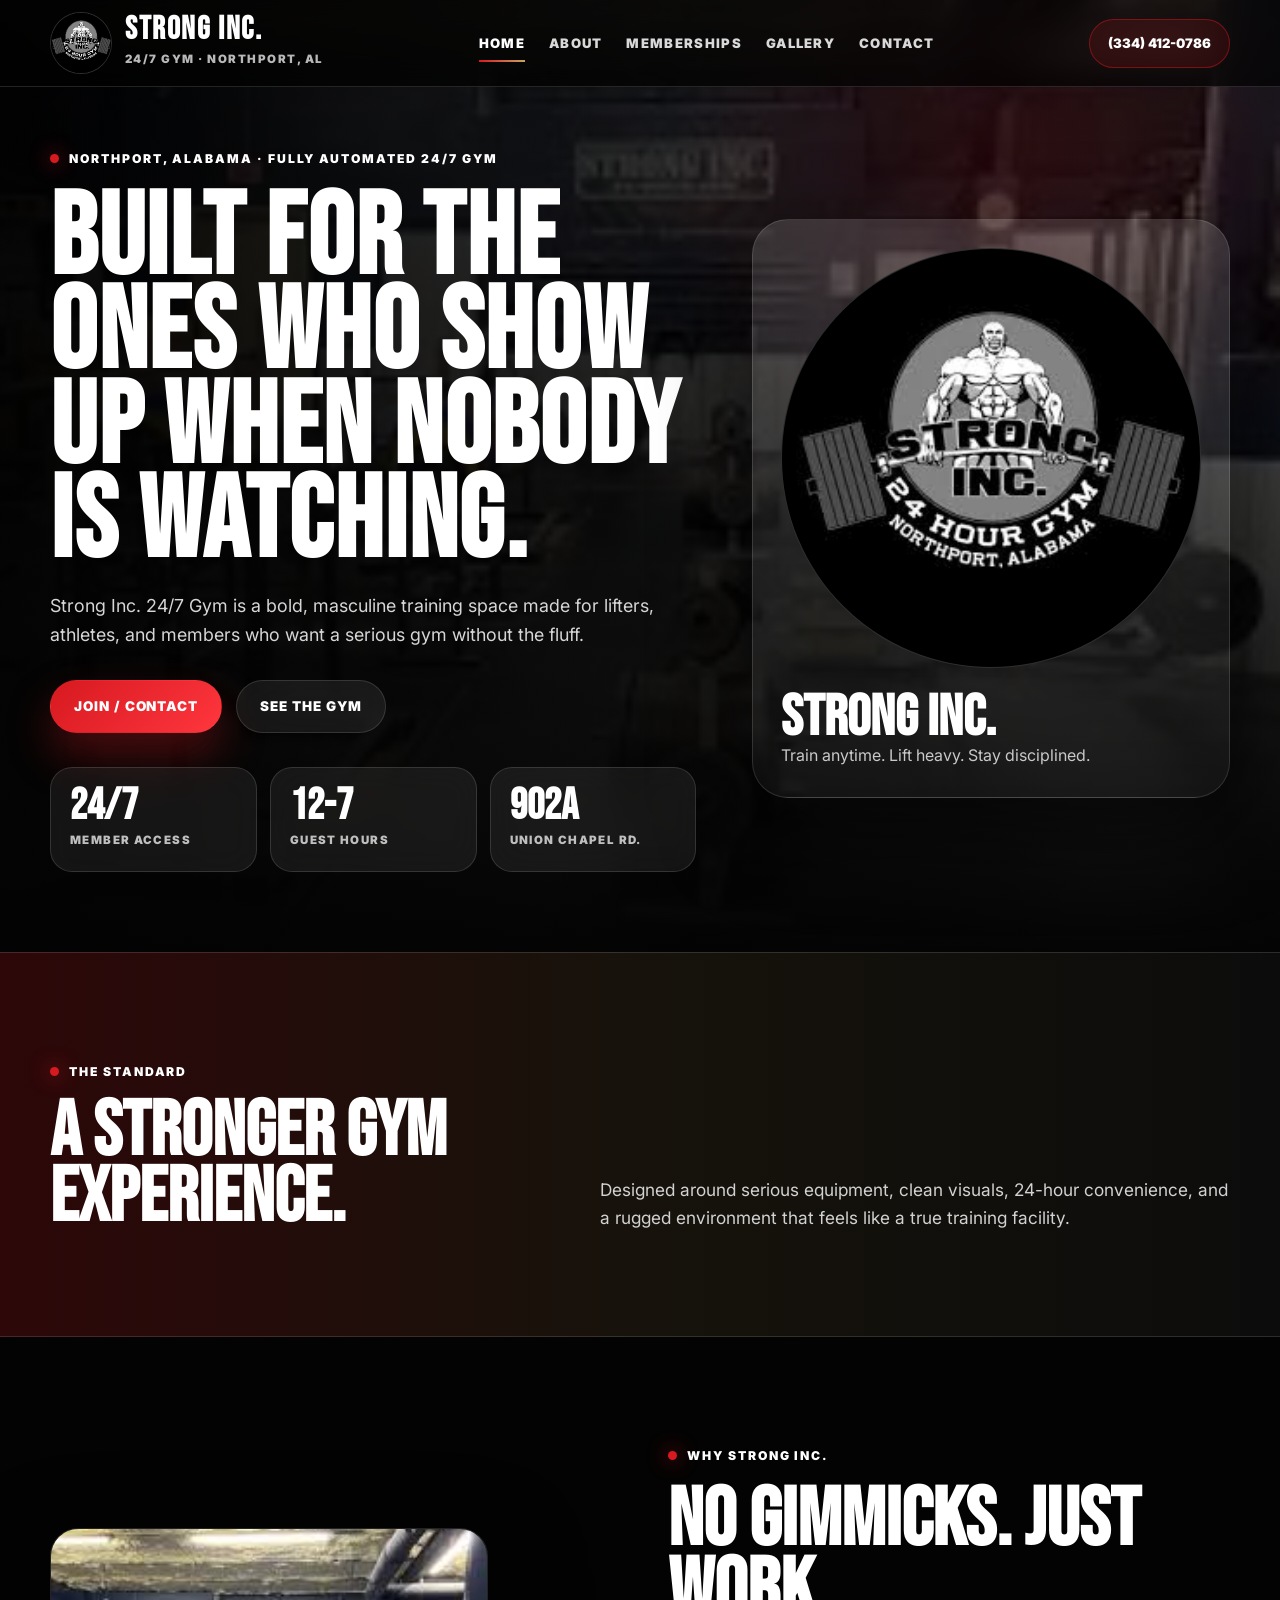
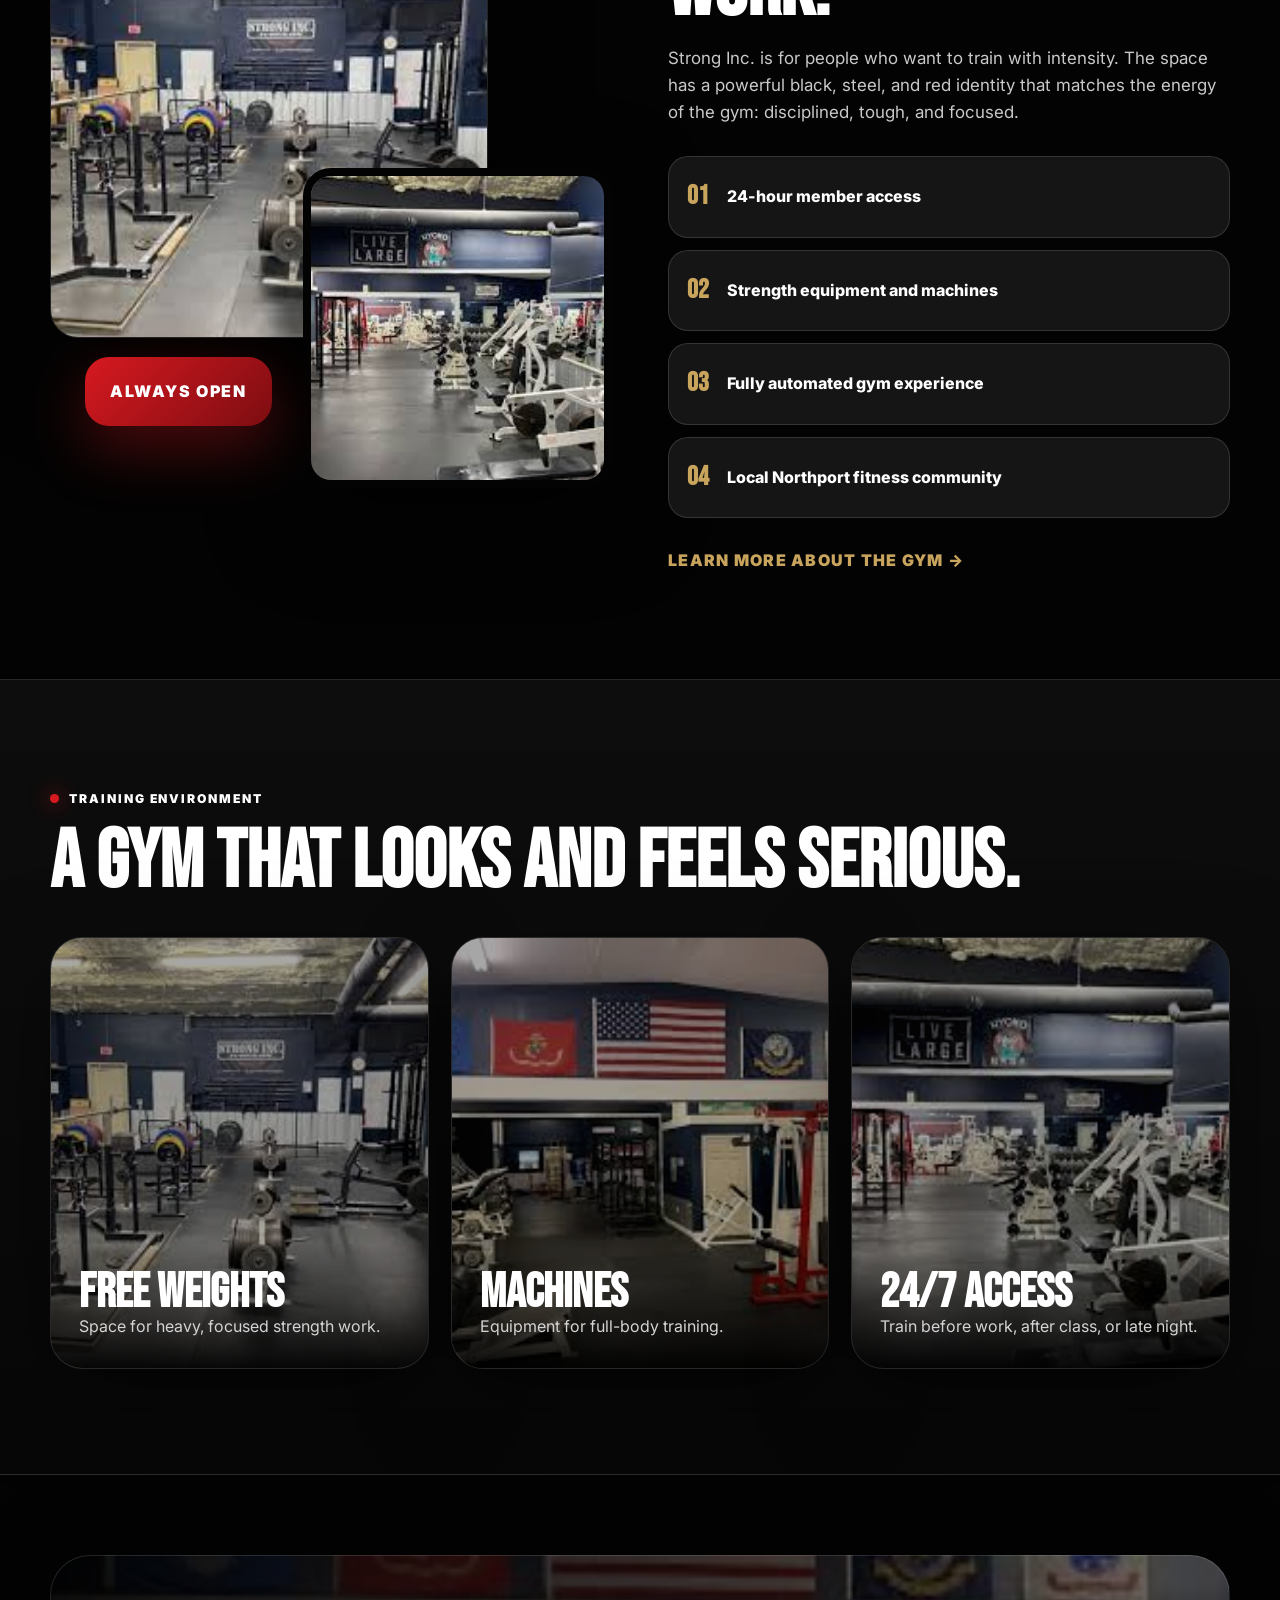
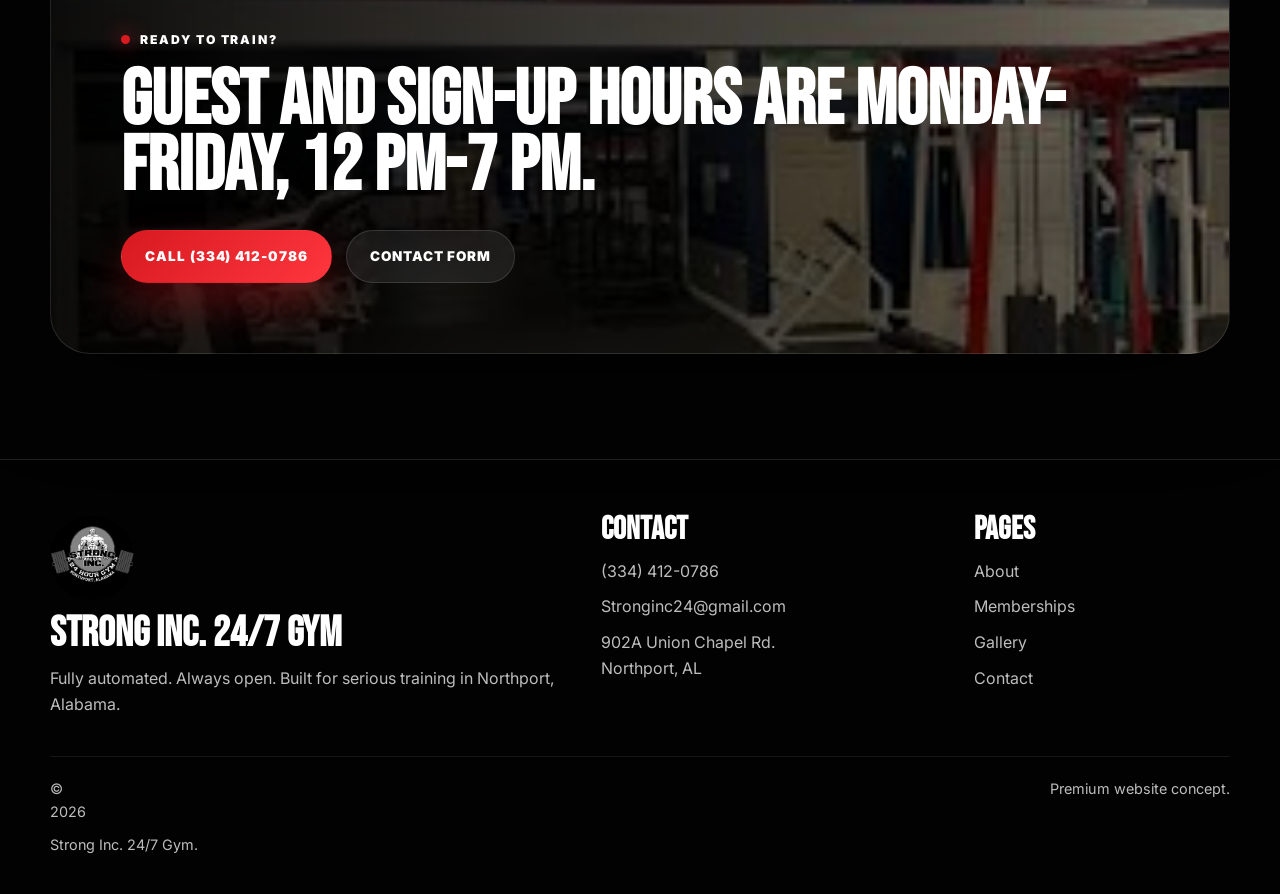
<file: index.html>
<!DOCTYPE html>
<html lang="en">
<head>
  <meta charset="UTF-8">
  <meta name="viewport" content="width=device-width, initial-scale=1.0">
  <title>Strong Inc. 24/7 Gym | Luxury Strength Gym in Northport, AL</title>
  <meta name="description" content="Strong Inc. 24/7 Gym is a fully automated, always-open gym in Northport, Alabama. Guest and sign-up hours are Monday-Friday from 12-7.">
  <link rel="preconnect" href="https://fonts.googleapis.com">
  <link rel="preconnect" href="https://fonts.gstatic.com" crossorigin>
  <link href="https://fonts.googleapis.com/css2?family=Bebas+Neue&family=Inter:wght@400;500;600;700;800;900&display=swap" rel="stylesheet">
  <link rel="stylesheet" href="style.css">
</head>
<body>
  <div class="noise"></div>

  <header class="site-header">
    <div class="container nav">
      <a class="brand" href="index.html">
        <img src="assets/images.jpg" alt="Strong Inc. 24/7 Gym logo">
        <div>
          <strong>Strong Inc.</strong>
          <span>24/7 Gym · Northport, AL</span>
        </div>
      </a>

      <nav class="nav-links" id="navLinks">
        <a class="active" href="index.html">Home</a>
<a class="" href="about.html">About</a>
<a class="" href="memberships.html">Memberships</a>
<a class="" href="gallery.html">Gallery</a>
<a class="" href="contact.html">Contact</a>
      </nav>

      <a class="nav-phone" href="tel:3344120786">(334) 412-0786</a>
      <button class="menu-toggle" id="menuToggle">☰</button>
    </div>
  </header>

  <main>
    
<section class="hero hero-home">
  <div class="hero-overlay"></div>
  <div class="container hero-grid">
    <div class="hero-content reveal">
      <p class="kicker">Northport, Alabama · Fully Automated 24/7 Gym</p>
      <h1>Built for the ones who show up when nobody is watching.</h1>
      <p class="hero-subtext">Strong Inc. 24/7 Gym is a bold, masculine training space made for lifters, athletes, and members who want a serious gym without the fluff.</p>
      <div class="hero-buttons">
        <a class="btn btn-red" href="contact.html">Join / Contact</a>
        <a class="btn btn-glass" href="gallery.html">See the Gym</a>
      </div>
      <div class="hero-stats">
        <div><strong>24/7</strong><span>Member Access</span></div>
        <div><strong>12-7</strong><span>Guest Hours</span></div>
        <div><strong>902A</strong><span>Union Chapel Rd.</span></div>
      </div>
    </div>
    <div class="hero-card reveal">
      <img src="assets/images.jpg" alt="Strong Inc. 24/7 Gym logo">
      <div>
        <h3>Strong Inc.</h3>
        <p>Train anytime. Lift heavy. Stay disciplined.</p>
      </div>
    </div>
  </div>
</section>

<section class="section luxury-strip">
  <div class="container strip-grid">
    <div>
      <span class="mini-label">The Standard</span>
      <h2>A stronger gym experience.</h2>
    </div>
    <p>Designed around serious equipment, clean visuals, 24-hour convenience, and a rugged environment that feels like a true training facility.</p>
  </div>
</section>

<section class="section">
  <div class="container split">
    <div class="media-stack reveal">
      <img class="stack-main" src="assets/download-1.jpg" alt="Weightlifting platforms inside Strong Inc.">
      <img class="stack-small" src="assets/download.jpg" alt="Strong Inc. gym machines and flags">
      <div class="floating-badge">Always Open</div>
    </div>
    <div class="reveal">
      <span class="mini-label">Why Strong Inc.</span>
      <h2 class="section-title">No gimmicks. Just work.</h2>
      <p class="section-text">Strong Inc. is for people who want to train with intensity. The space has a powerful black, steel, and red identity that matches the energy of the gym: disciplined, tough, and focused.</p>
      <div class="feature-list">
        <div><b>01</b><span>24-hour member access</span></div>
        <div><b>02</b><span>Strength equipment and machines</span></div>
        <div><b>03</b><span>Fully automated gym experience</span></div>
        <div><b>04</b><span>Local Northport fitness community</span></div>
      </div>
      <a class="text-link" href="about.html">Learn more about the gym →</a>
    </div>
  </div>
</section>

<section class="section dark-panel">
  <div class="container">
    <div class="section-header reveal">
      <span class="mini-label">Training Environment</span>
      <h2 class="section-title">A gym that looks and feels serious.</h2>
    </div>
    <div class="cards-3">
      <article class="image-card reveal">
        <img src="assets/download-1.jpg" alt="Free weight area">
        <div><h3>Free Weights</h3><p>Space for heavy, focused strength work.</p></div>
      </article>
      <article class="image-card reveal">
        <img src="assets/download-2.jpg" alt="Strength equipment">
        <div><h3>Machines</h3><p>Equipment for full-body training.</p></div>
      </article>
      <article class="image-card reveal">
        <img src="assets/download.jpg" alt="Gym floor">
        <div><h3>24/7 Access</h3><p>Train before work, after class, or late night.</p></div>
      </article>
    </div>
  </div>
</section>

<section class="section cta-section">
  <div class="container cta-box reveal">
    <span class="mini-label">Ready to train?</span>
    <h2>Guest and sign-up hours are Monday-Friday, 12 PM-7 PM.</h2>
    <div class="hero-buttons">
      <a class="btn btn-red" href="tel:3344120786">Call (334) 412-0786</a>
      <a class="btn btn-glass" href="contact.html">Contact Form</a>
    </div>
  </div>
</section>

  </main>

  <footer class="footer">
    <div class="container footer-grid">
      <div>
        <img class="footer-logo" src="assets/images.jpg" alt="Strong Inc. logo">
        <h2>Strong Inc. 24/7 Gym</h2>
        <p>Fully automated. Always open. Built for serious training in Northport, Alabama.</p>
      </div>
      <div>
        <h3>Contact</h3>
        <a href="tel:3344120786">(334) 412-0786</a>
        <a href="mailto:Stronginc24@gmail.com">Stronginc24@gmail.com</a>
        <span>902A Union Chapel Rd.<br>Northport, AL</span>
      </div>
      <div>
        <h3>Pages</h3>
        <a href="about.html">About</a>
        <a href="memberships.html">Memberships</a>
        <a href="gallery.html">Gallery</a>
        <a href="contact.html">Contact</a>
      </div>
    </div>
    <div class="container footer-bottom">
      <span>© <span id="year"></span> Strong Inc. 24/7 Gym.</span>
      <span>Premium website concept.</span>
    </div>
  </footer>

  <script src="script.js"></script>
</body>
</html>
</file>
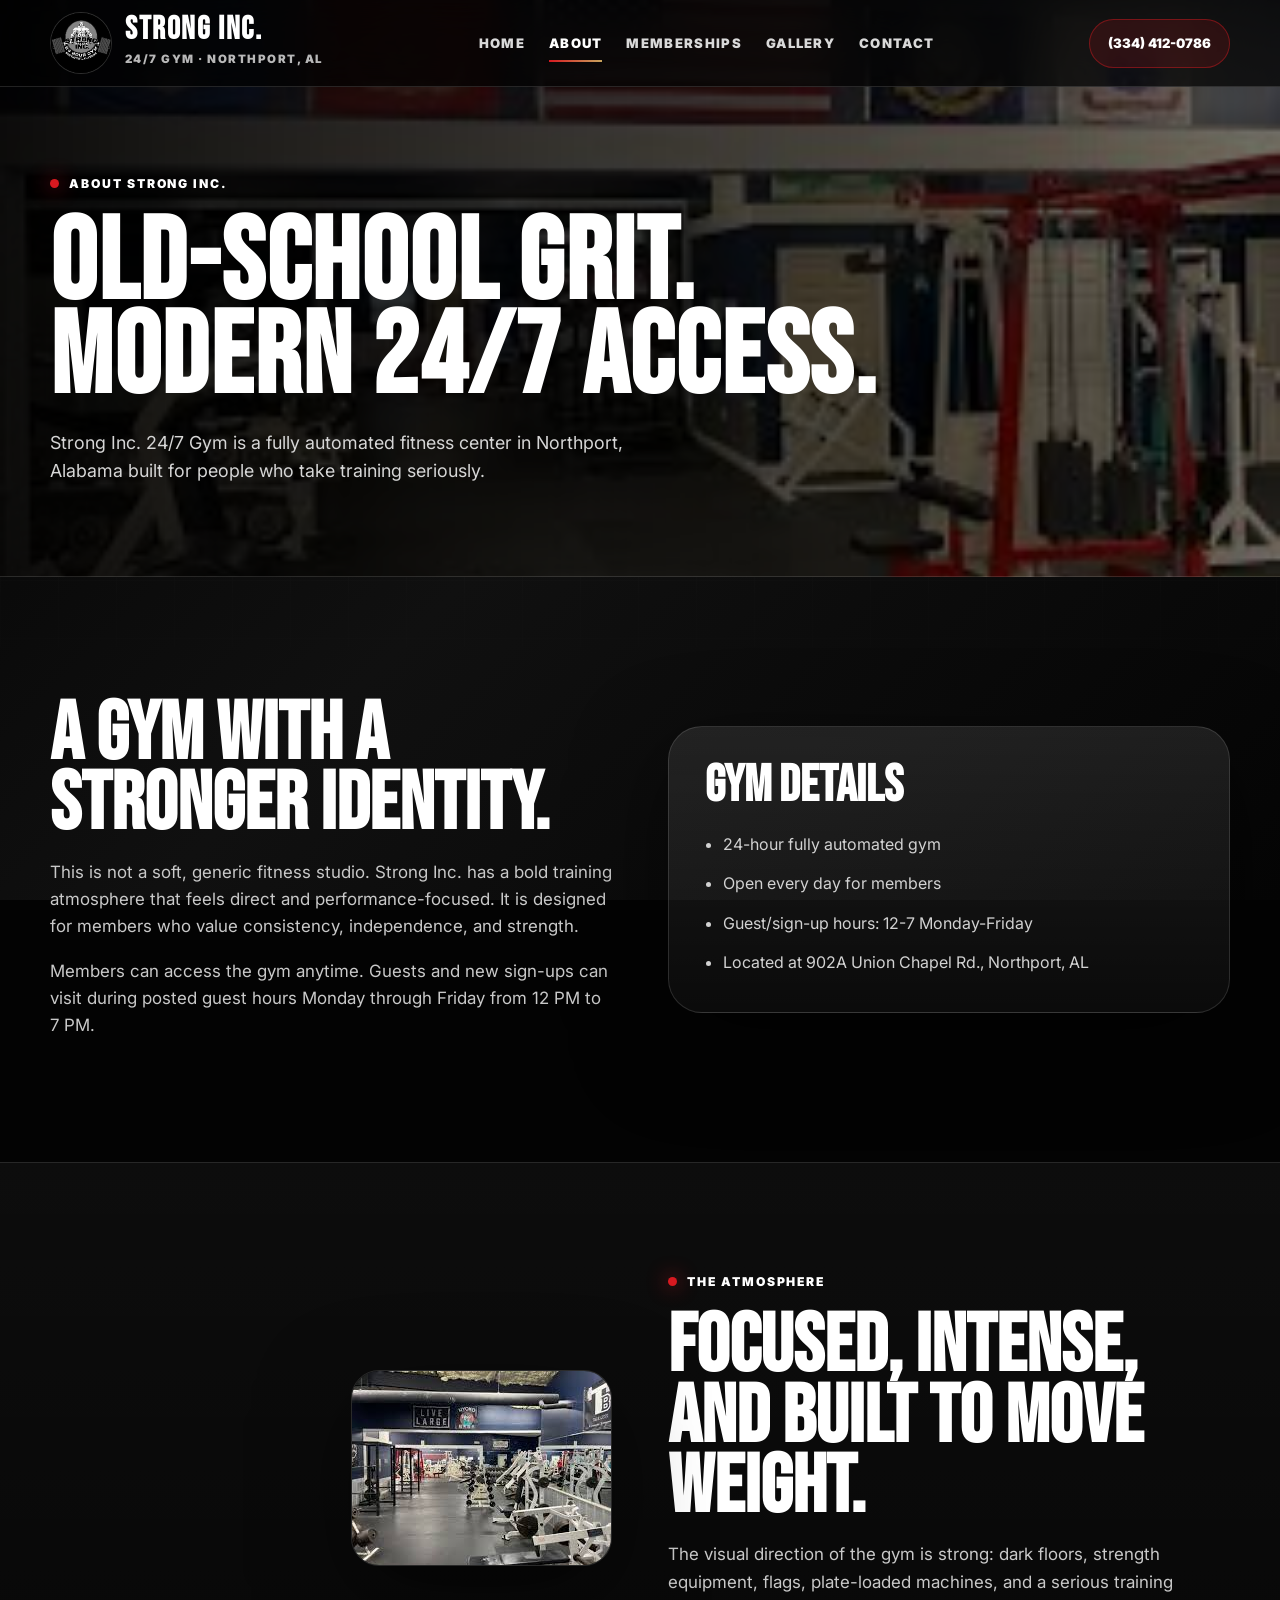
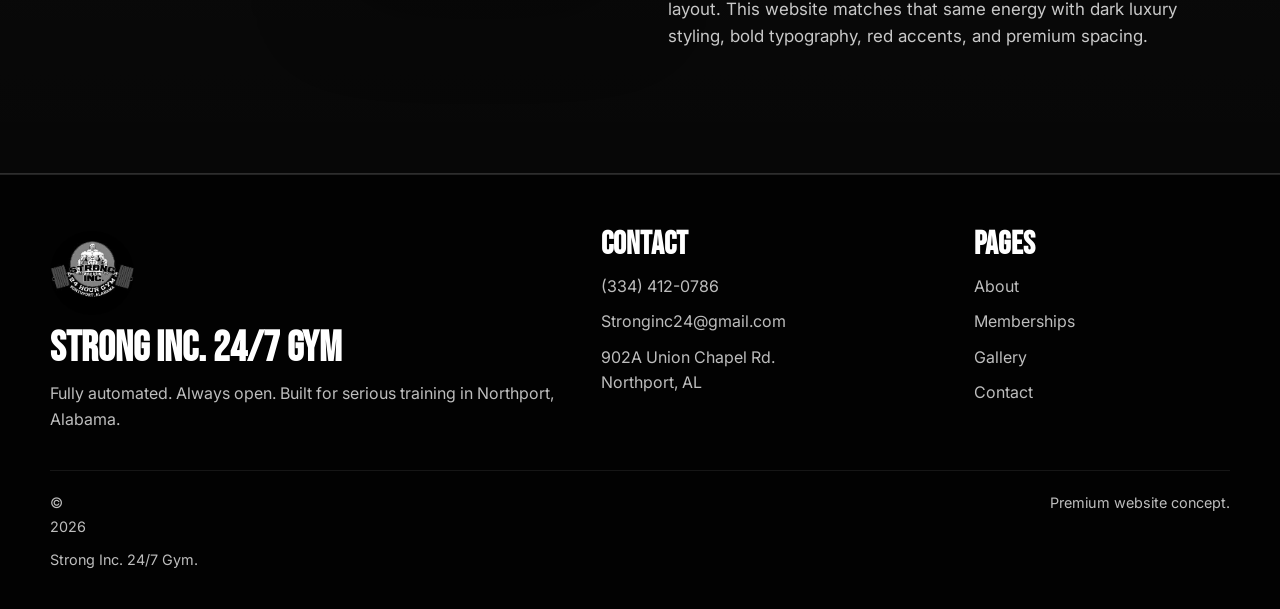
<file: about.html>
<!DOCTYPE html>
<html lang="en">
<head>
  <meta charset="UTF-8">
  <meta name="viewport" content="width=device-width, initial-scale=1.0">
  <title>About | Strong Inc. 24/7 Gym</title>
  <meta name="description" content="Strong Inc. 24/7 Gym is a fully automated, always-open gym in Northport, Alabama. Guest and sign-up hours are Monday-Friday from 12-7.">
  <link rel="preconnect" href="https://fonts.googleapis.com">
  <link rel="preconnect" href="https://fonts.gstatic.com" crossorigin>
  <link href="https://fonts.googleapis.com/css2?family=Bebas+Neue&family=Inter:wght@400;500;600;700;800;900&display=swap" rel="stylesheet">
  <link rel="stylesheet" href="style.css">
</head>
<body>
  <div class="noise"></div>

  <header class="site-header">
    <div class="container nav">
      <a class="brand" href="index.html">
        <img src="assets/images.jpg" alt="Strong Inc. 24/7 Gym logo">
        <div>
          <strong>Strong Inc.</strong>
          <span>24/7 Gym · Northport, AL</span>
        </div>
      </a>

      <nav class="nav-links" id="navLinks">
        <a class="" href="index.html">Home</a>
<a class="active" href="about.html">About</a>
<a class="" href="memberships.html">Memberships</a>
<a class="" href="gallery.html">Gallery</a>
<a class="" href="contact.html">Contact</a>
      </nav>

      <a class="nav-phone" href="tel:3344120786">(334) 412-0786</a>
      <button class="menu-toggle" id="menuToggle">☰</button>
    </div>
  </header>

  <main>
    
<section class="page-hero about-hero">
  <div class="container reveal">
    <span class="mini-label">About Strong Inc.</span>
    <h1>Old-school grit. Modern 24/7 access.</h1>
    <p>Strong Inc. 24/7 Gym is a fully automated fitness center in Northport, Alabama built for people who take training seriously.</p>
  </div>
</section>

<section class="section">
  <div class="container editorial-grid">
    <div class="reveal">
      <h2 class="section-title">A gym with a stronger identity.</h2>
      <p class="section-text">This is not a soft, generic fitness studio. Strong Inc. has a bold training atmosphere that feels direct and performance-focused. It is designed for members who value consistency, independence, and strength.</p>
      <p class="section-text">Members can access the gym anytime. Guests and new sign-ups can visit during posted guest hours Monday through Friday from 12 PM to 7 PM.</p>
    </div>
    <div class="luxury-card reveal">
      <h3>Gym Details</h3>
      <ul>
        <li>24-hour fully automated gym</li>
        <li>Open every day for members</li>
        <li>Guest/sign-up hours: 12-7 Monday-Friday</li>
        <li>Located at 902A Union Chapel Rd., Northport, AL</li>
      </ul>
    </div>
  </div>
</section>

<section class="section dark-panel">
  <div class="container split reverse">
    <div class="reveal">
      <span class="mini-label">The Atmosphere</span>
      <h2 class="section-title">Focused, intense, and built to move weight.</h2>
      <p class="section-text">The visual direction of the gym is strong: dark floors, strength equipment, flags, plate-loaded machines, and a serious training layout. This website matches that same energy with dark luxury styling, bold typography, red accents, and premium spacing.</p>
    </div>
    <img class="rounded-img reveal" src="assets/download.jpg" alt="Strong Inc. gym interior">
  </div>
</section>

  </main>

  <footer class="footer">
    <div class="container footer-grid">
      <div>
        <img class="footer-logo" src="assets/images.jpg" alt="Strong Inc. logo">
        <h2>Strong Inc. 24/7 Gym</h2>
        <p>Fully automated. Always open. Built for serious training in Northport, Alabama.</p>
      </div>
      <div>
        <h3>Contact</h3>
        <a href="tel:3344120786">(334) 412-0786</a>
        <a href="mailto:Stronginc24@gmail.com">Stronginc24@gmail.com</a>
        <span>902A Union Chapel Rd.<br>Northport, AL</span>
      </div>
      <div>
        <h3>Pages</h3>
        <a href="about.html">About</a>
        <a href="memberships.html">Memberships</a>
        <a href="gallery.html">Gallery</a>
        <a href="contact.html">Contact</a>
      </div>
    </div>
    <div class="container footer-bottom">
      <span>© <span id="year"></span> Strong Inc. 24/7 Gym.</span>
      <span>Premium website concept.</span>
    </div>
  </footer>

  <script src="script.js"></script>
</body>
</html>
</file>
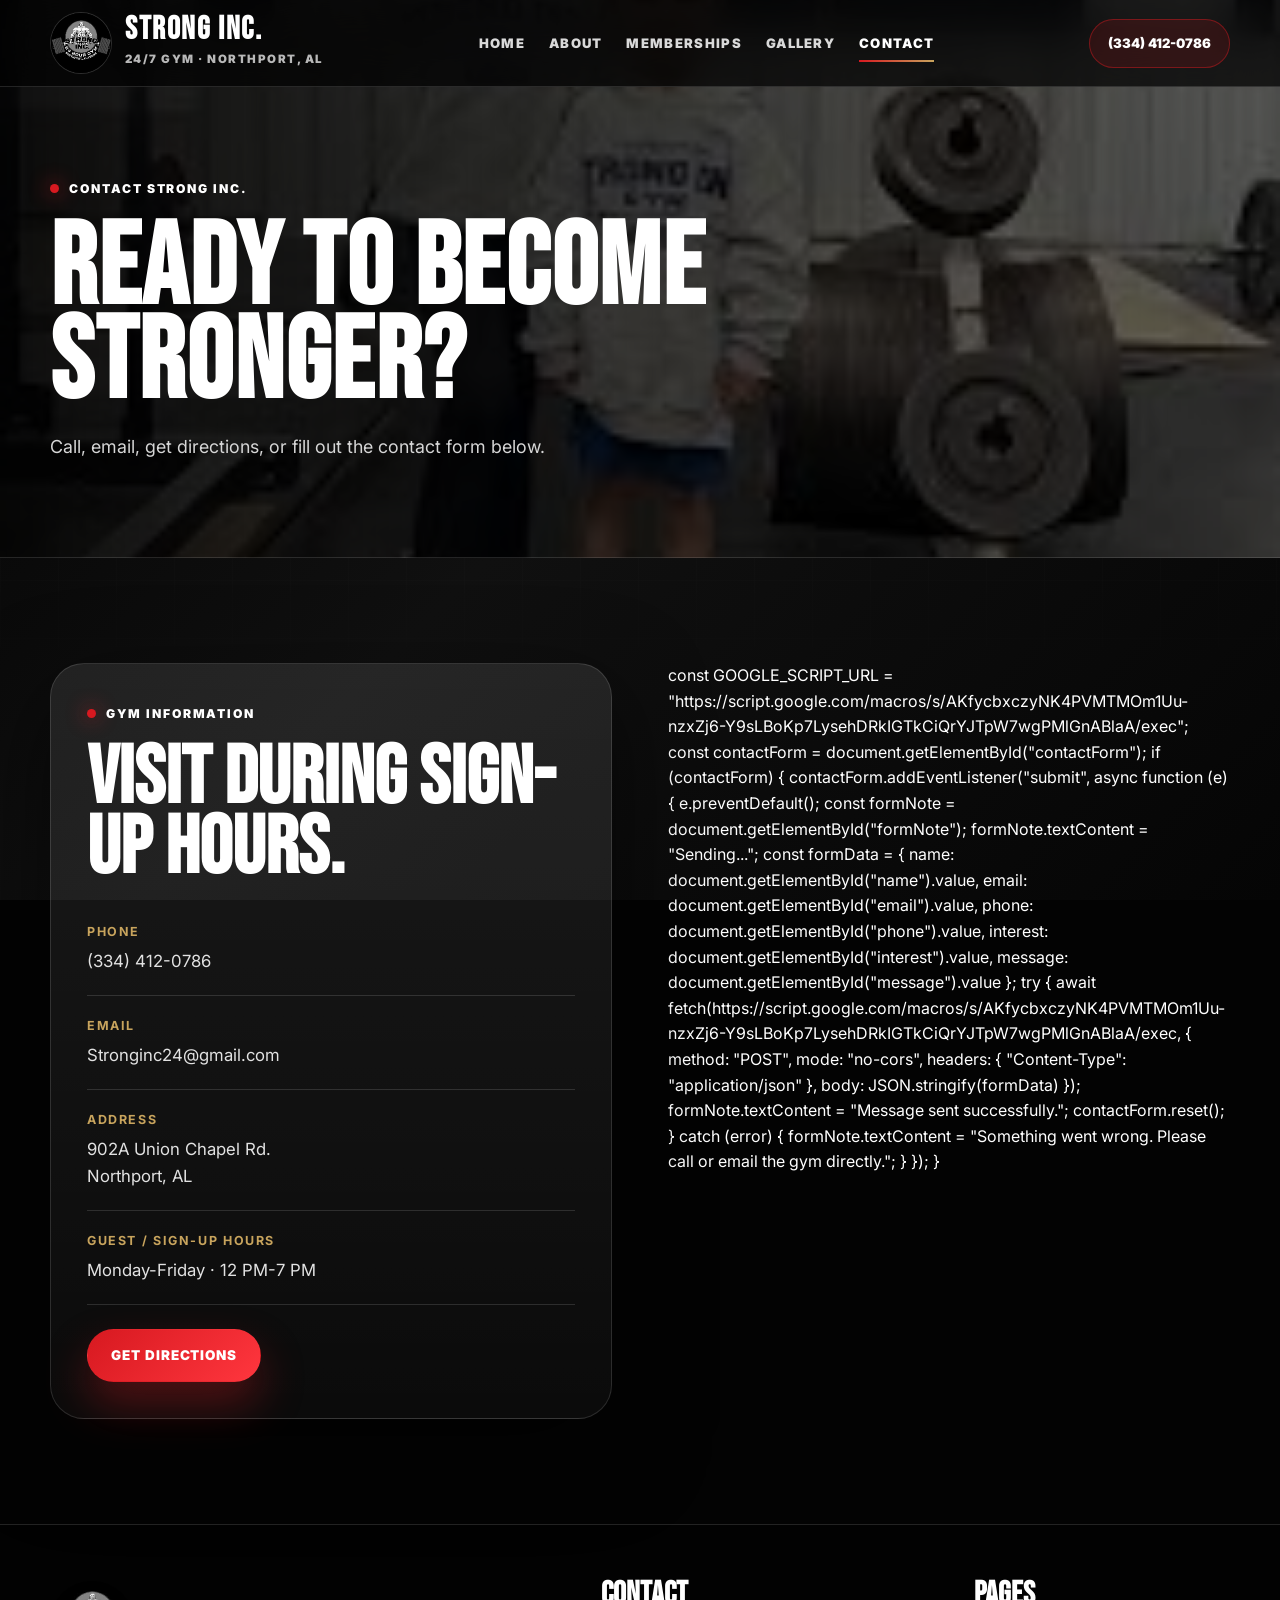
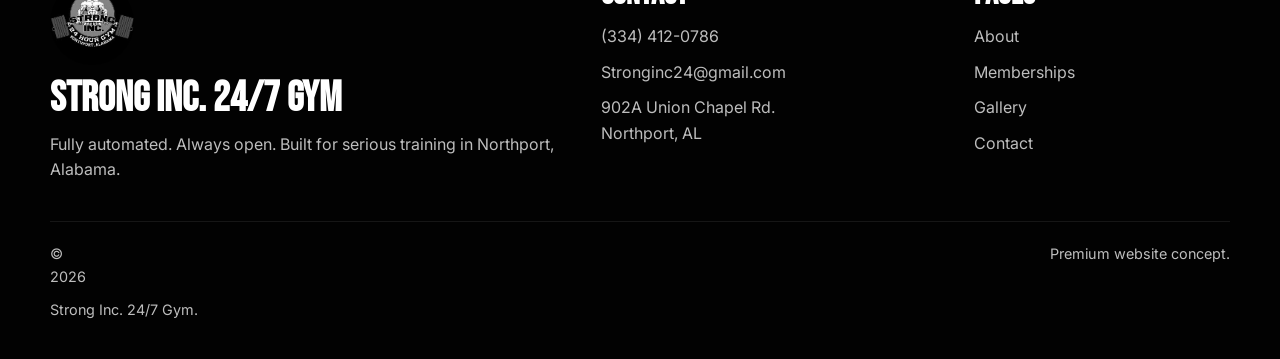
<file: contact.html>
<!DOCTYPE html>
<html lang="en">
<head>
  <meta charset="UTF-8">
  <meta name="viewport" content="width=device-width, initial-scale=1.0">
  <title>Contact | Strong Inc. 24/7 Gym</title>
  <meta name="description" content="Strong Inc. 24/7 Gym is a fully automated, always-open gym in Northport, Alabama. Guest and sign-up hours are Monday-Friday from 12-7.">
  <link rel="preconnect" href="https://fonts.googleapis.com">
  <link rel="preconnect" href="https://fonts.gstatic.com" crossorigin>
  <link href="https://fonts.googleapis.com/css2?family=Bebas+Neue&family=Inter:wght@400;500;600;700;800;900&display=swap" rel="stylesheet">
  <link rel="stylesheet" href="style.css">
</head>
<body>
  <div class="noise"></div>

  <header class="site-header">
    <div class="container nav">
      <a class="brand" href="index.html">
        <img src="assets/images.jpg" alt="Strong Inc. 24/7 Gym logo">
        <div>
          <strong>Strong Inc.</strong>
          <span>24/7 Gym · Northport, AL</span>
        </div>
      </a>

      <nav class="nav-links" id="navLinks">
        <a class="" href="index.html">Home</a>
<a class="" href="about.html">About</a>
<a class="" href="memberships.html">Memberships</a>
<a class="" href="gallery.html">Gallery</a>
<a class="active" href="contact.html">Contact</a>
      </nav>

      <a class="nav-phone" href="tel:3344120786">(334) 412-0786</a>
      <button class="menu-toggle" id="menuToggle">☰</button>
    </div>
  </header>

  <main>
    
<section class="page-hero contact-hero">
  <div class="container reveal">
    <span class="mini-label">Contact Strong Inc.</span>
    <h1>Ready to become stronger?</h1>
    <p>Call, email, get directions, or fill out the contact form below.</p>
  </div>
</section>

<section class="section">
  <div class="container contact-layout">
    <div class="contact-info reveal">
      <span class="mini-label">Gym Information</span>
      <h2 class="section-title">Visit during sign-up hours.</h2>
      <div class="contact-block">
        <strong>Phone</strong>
        <a href="tel:3344120786">(334) 412-0786</a>
      </div>
      <div class="contact-block">
        <strong>Email</strong>
        <a href="mailto:Stronginc24@gmail.com">Stronginc24@gmail.com</a>
      </div>
      <div class="contact-block">
        <strong>Address</strong>
        <span>902A Union Chapel Rd.<br>Northport, AL</span>
      </div>
      <div class="contact-block">
        <strong>Guest / Sign-Up Hours</strong>
        <span>Monday-Friday · 12 PM-7 PM</span>
      </div>
      <a class="btn btn-red" target="_blank" href="https://www.google.com/maps/search/?api=1&query=902A%20Union%20Chapel%20Rd%20Northport%20AL">Get Directions</a>
    </div>

   const GOOGLE_SCRIPT_URL = "https://script.google.com/macros/s/AKfycbxczyNK4PVMTMOm1Uu-nzxZj6-Y9sLBoKp7LysehDRkIGTkCiQrYJTpW7wgPMlGnABlaA/exec";

const contactForm = document.getElementById("contactForm");

if (contactForm) {
  contactForm.addEventListener("submit", async function (e) {
    e.preventDefault();

    const formNote = document.getElementById("formNote");
    formNote.textContent = "Sending...";

    const formData = {
      name: document.getElementById("name").value,
      email: document.getElementById("email").value,
      phone: document.getElementById("phone").value,
      interest: document.getElementById("interest").value,
      message: document.getElementById("message").value
    };

    try {
      await fetch(https://script.google.com/macros/s/AKfycbxczyNK4PVMTMOm1Uu-nzxZj6-Y9sLBoKp7LysehDRkIGTkCiQrYJTpW7wgPMlGnABlaA/exec, {
        method: "POST",
        mode: "no-cors",
        headers: {
          "Content-Type": "application/json"
        },
        body: JSON.stringify(formData)
      });

      formNote.textContent = "Message sent successfully.";
      contactForm.reset();

    } catch (error) {
      formNote.textContent = "Something went wrong. Please call or email the gym directly.";
    }
  });
}
  </div>
</section>

  </main>

  <footer class="footer">
    <div class="container footer-grid">
      <div>
        <img class="footer-logo" src="assets/images.jpg" alt="Strong Inc. logo">
        <h2>Strong Inc. 24/7 Gym</h2>
        <p>Fully automated. Always open. Built for serious training in Northport, Alabama.</p>
      </div>
      <div>
        <h3>Contact</h3>
        <a href="tel:3344120786">(334) 412-0786</a>
        <a href="mailto:Stronginc24@gmail.com">Stronginc24@gmail.com</a>
        <span>902A Union Chapel Rd.<br>Northport, AL</span>
      </div>
      <div>
        <h3>Pages</h3>
        <a href="about.html">About</a>
        <a href="memberships.html">Memberships</a>
        <a href="gallery.html">Gallery</a>
        <a href="contact.html">Contact</a>
      </div>
    </div>
    <div class="container footer-bottom">
      <span>© <span id="year"></span> Strong Inc. 24/7 Gym.</span>
      <span>Premium website concept.</span>
    </div>
  </footer>

  <script src="script.js"></script>
</body>
</html>
</file>
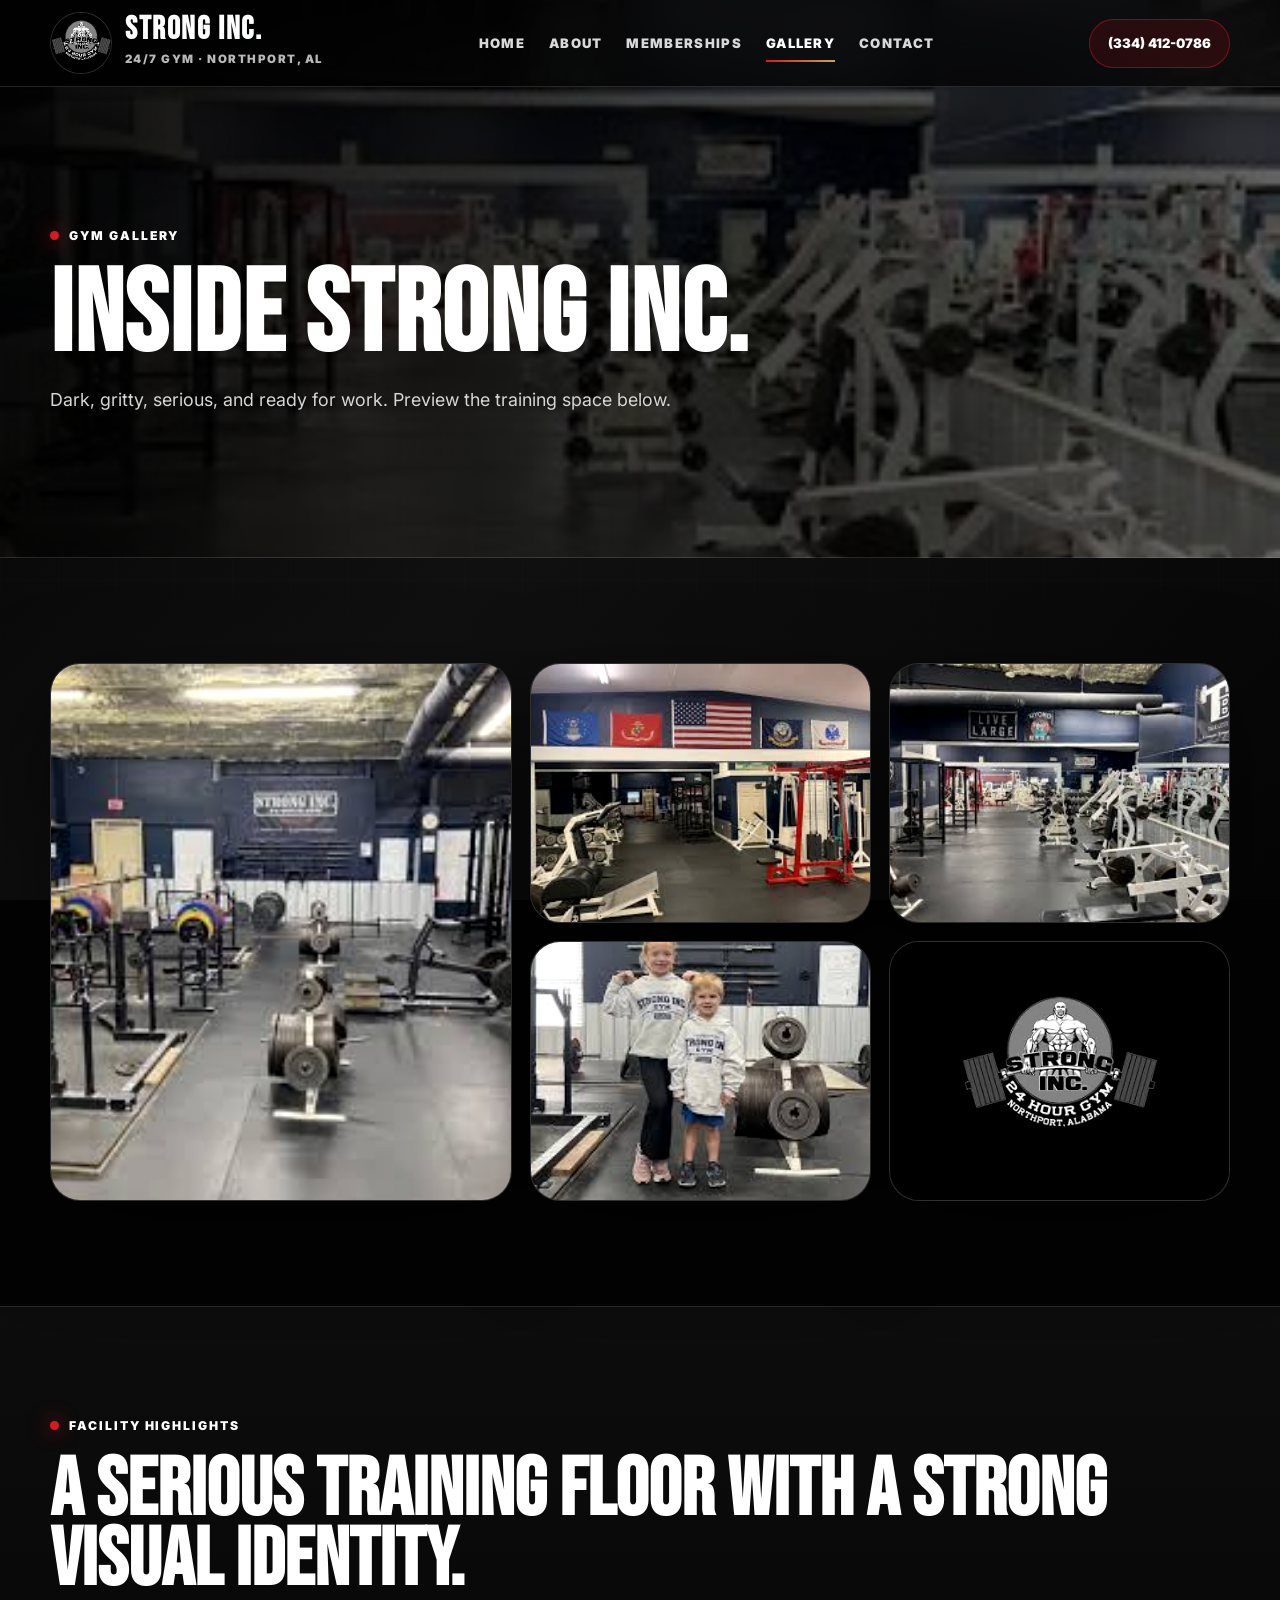
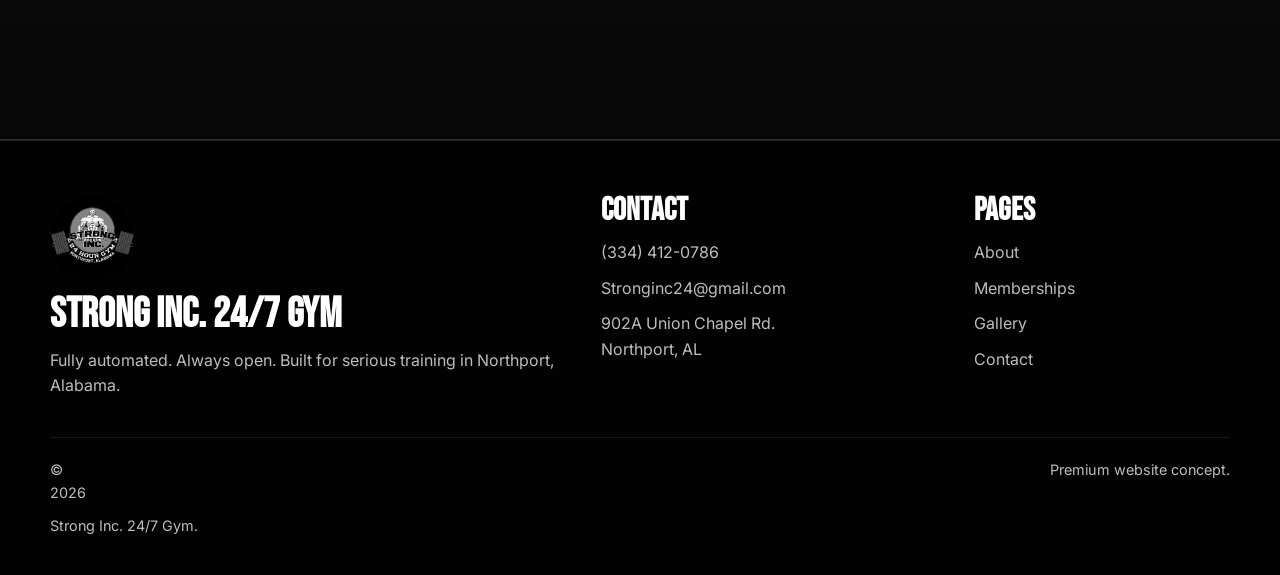
<file: gallery.html>
<!DOCTYPE html>
<html lang="en">
<head>
  <meta charset="UTF-8">
  <meta name="viewport" content="width=device-width, initial-scale=1.0">
  <title>Gallery | Strong Inc. 24/7 Gym</title>
  <meta name="description" content="Strong Inc. 24/7 Gym is a fully automated, always-open gym in Northport, Alabama. Guest and sign-up hours are Monday-Friday from 12-7.">
  <link rel="preconnect" href="https://fonts.googleapis.com">
  <link rel="preconnect" href="https://fonts.gstatic.com" crossorigin>
  <link href="https://fonts.googleapis.com/css2?family=Bebas+Neue&family=Inter:wght@400;500;600;700;800;900&display=swap" rel="stylesheet">
  <link rel="stylesheet" href="style.css">
</head>
<body>
  <div class="noise"></div>

  <header class="site-header">
    <div class="container nav">
      <a class="brand" href="index.html">
        <img src="assets/images.jpg" alt="Strong Inc. 24/7 Gym logo">
        <div>
          <strong>Strong Inc.</strong>
          <span>24/7 Gym · Northport, AL</span>
        </div>
      </a>

      <nav class="nav-links" id="navLinks">
        <a class="" href="index.html">Home</a>
<a class="" href="about.html">About</a>
<a class="" href="memberships.html">Memberships</a>
<a class="active" href="gallery.html">Gallery</a>
<a class="" href="contact.html">Contact</a>
      </nav>

      <a class="nav-phone" href="tel:3344120786">(334) 412-0786</a>
      <button class="menu-toggle" id="menuToggle">☰</button>
    </div>
  </header>

  <main>
    
<section class="page-hero gallery-hero">
  <div class="container reveal">
    <span class="mini-label">Gym Gallery</span>
    <h1>Inside Strong Inc.</h1>
    <p>Dark, gritty, serious, and ready for work. Preview the training space below.</p>
  </div>
</section>

<section class="section">
  <div class="container">
    <div class="gallery-grid reveal">
      <a class="gallery-item large" href="assets/download-1.jpg" target="_blank"><img src="assets/download-1.jpg" alt="Weightlifting platforms"></a>
      <a class="gallery-item" href="assets/download-2.jpg" target="_blank"><img src="assets/download-2.jpg" alt="Gym machines"></a>
      <a class="gallery-item" href="assets/download.jpg" target="_blank"><img src="assets/download.jpg" alt="Gym interior"></a>
      <a class="gallery-item" href="assets/download-3.jpg" target="_blank"><img src="assets/download-3.jpg" alt="Strong Inc. apparel"></a>
      <a class="gallery-item logo-tile" href="assets/images.jpg" target="_blank"><img src="assets/images.jpg" alt="Strong Inc. logo"></a>
    </div>
  </div>
</section>

<section class="section dark-panel">
  <div class="container section-header reveal">
    <span class="mini-label">Facility Highlights</span>
    <h2 class="section-title">A serious training floor with a strong visual identity.</h2>
    <p class="section-text"></p>
  </div>
</section>

  </main>

  <footer class="footer">
    <div class="container footer-grid">
      <div>
        <img class="footer-logo" src="assets/images.jpg" alt="Strong Inc. logo">
        <h2>Strong Inc. 24/7 Gym</h2>
        <p>Fully automated. Always open. Built for serious training in Northport, Alabama.</p>
      </div>
      <div>
        <h3>Contact</h3>
        <a href="tel:3344120786">(334) 412-0786</a>
        <a href="mailto:Stronginc24@gmail.com">Stronginc24@gmail.com</a>
        <span>902A Union Chapel Rd.<br>Northport, AL</span>
      </div>
      <div>
        <h3>Pages</h3>
        <a href="about.html">About</a>
        <a href="memberships.html">Memberships</a>
        <a href="gallery.html">Gallery</a>
        <a href="contact.html">Contact</a>
      </div>
    </div>
    <div class="container footer-bottom">
      <span>© <span id="year"></span> Strong Inc. 24/7 Gym.</span>
      <span>Premium website concept.</span>
    </div>
  </footer>

  <script src="script.js"></script>
</body>
</html>
</file>
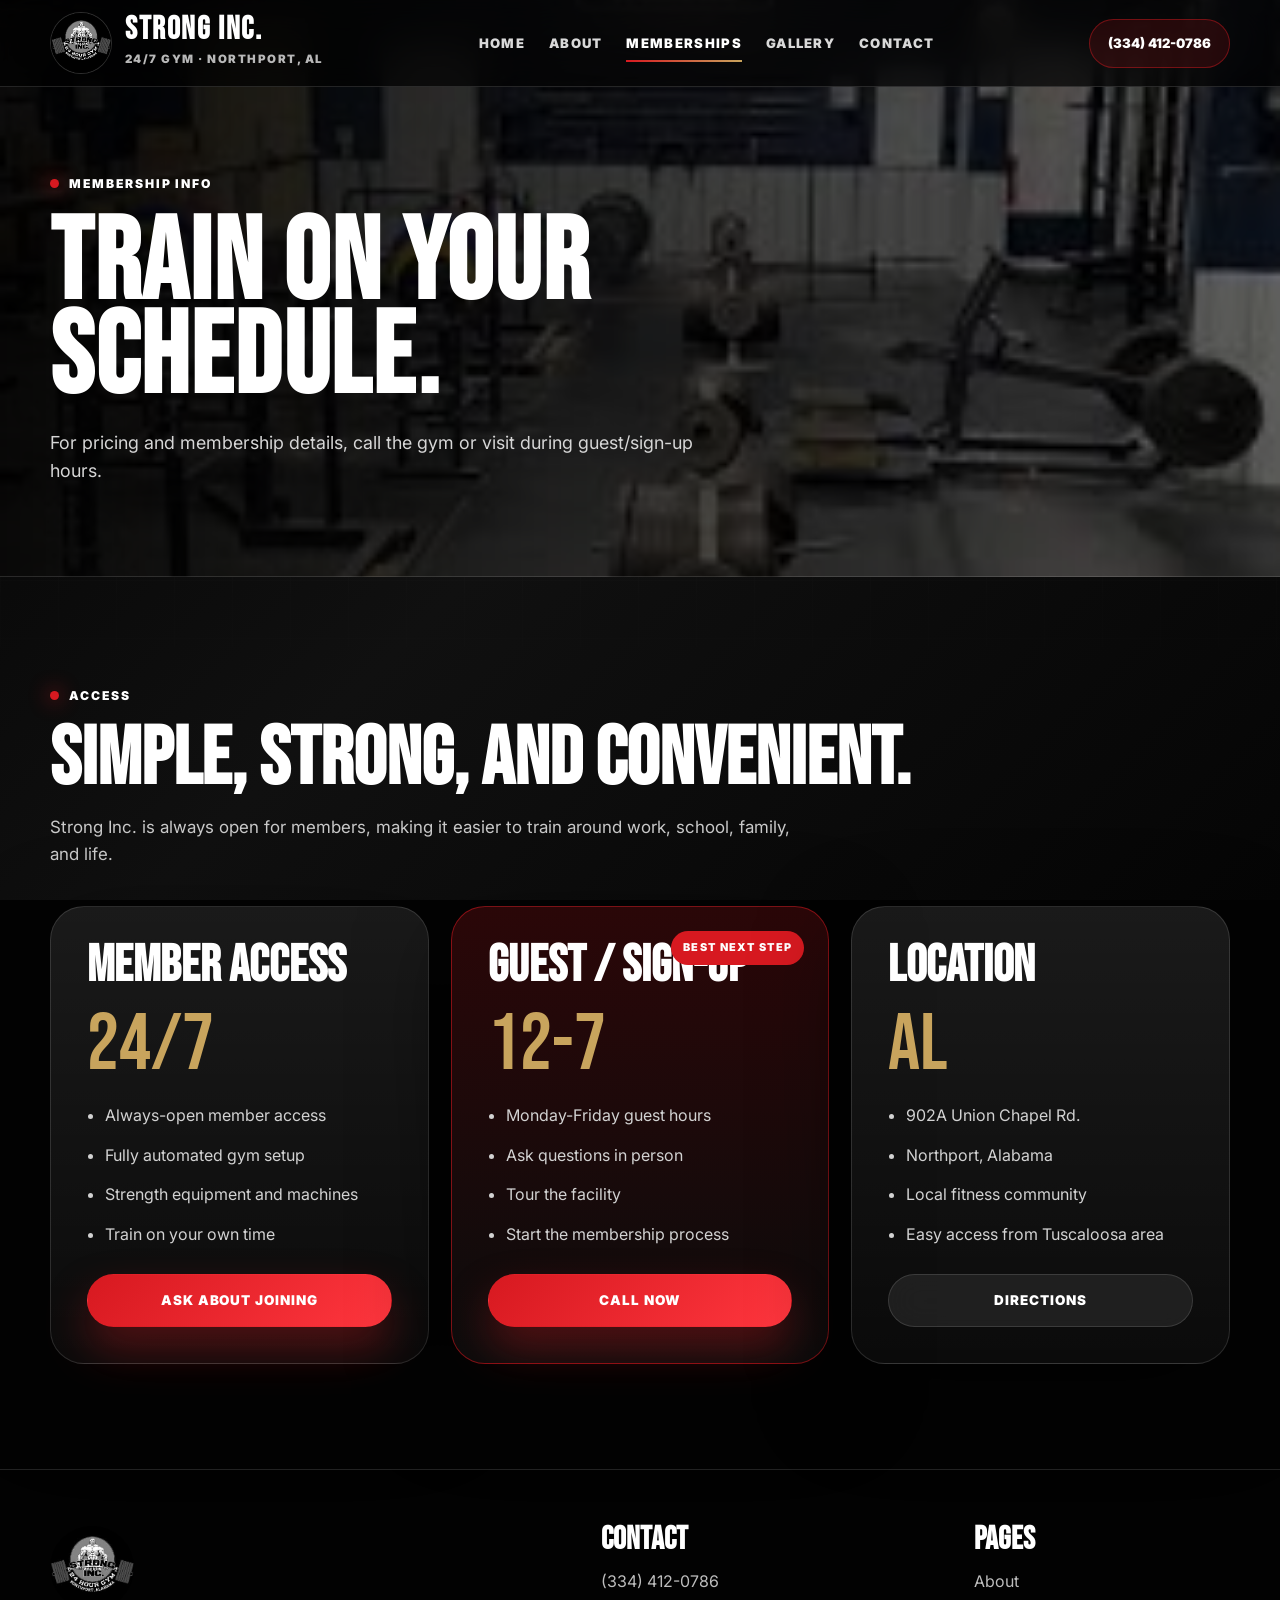
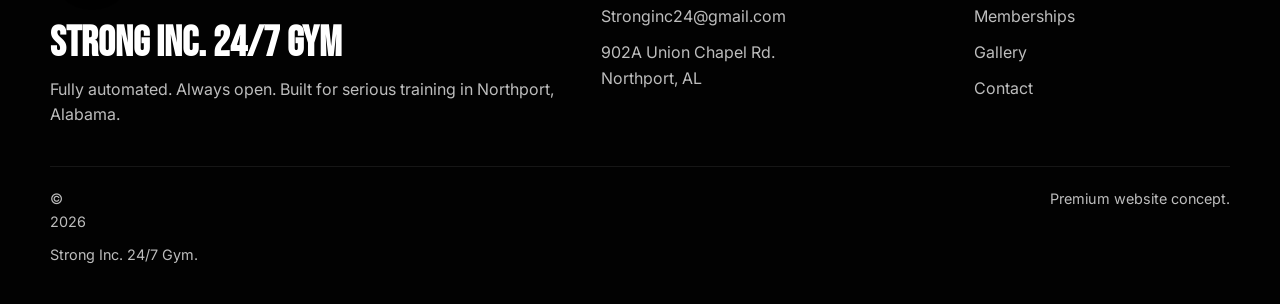
<file: memberships.html>
<!DOCTYPE html>
<html lang="en">
<head>
  <meta charset="UTF-8">
  <meta name="viewport" content="width=device-width, initial-scale=1.0">
  <title>Memberships | Strong Inc. 24/7 Gym</title>
  <meta name="description" content="Strong Inc. 24/7 Gym is a fully automated, always-open gym in Northport, Alabama. Guest and sign-up hours are Monday-Friday from 12-7.">
  <link rel="preconnect" href="https://fonts.googleapis.com">
  <link rel="preconnect" href="https://fonts.gstatic.com" crossorigin>
  <link href="https://fonts.googleapis.com/css2?family=Bebas+Neue&family=Inter:wght@400;500;600;700;800;900&display=swap" rel="stylesheet">
  <link rel="stylesheet" href="style.css">
</head>
<body>
  <div class="noise"></div>

  <header class="site-header">
    <div class="container nav">
      <a class="brand" href="index.html">
        <img src="assets/images.jpg" alt="Strong Inc. 24/7 Gym logo">
        <div>
          <strong>Strong Inc.</strong>
          <span>24/7 Gym · Northport, AL</span>
        </div>
      </a>

      <nav class="nav-links" id="navLinks">
        <a class="" href="index.html">Home</a>
<a class="" href="about.html">About</a>
<a class="active" href="memberships.html">Memberships</a>
<a class="" href="gallery.html">Gallery</a>
<a class="" href="contact.html">Contact</a>
      </nav>

      <a class="nav-phone" href="tel:3344120786">(334) 412-0786</a>
      <button class="menu-toggle" id="menuToggle">☰</button>
    </div>
  </header>

  <main>
    
<section class="page-hero membership-hero">
  <div class="container reveal">
    <span class="mini-label">Membership Info</span>
    <h1>Train on your schedule.</h1>
    <p>For pricing and membership details, call the gym or visit during guest/sign-up hours.</p>
  </div>
</section>

<section class="section">
  <div class="container">
    <div class="section-header reveal">
      <span class="mini-label">Access</span>
      <h2 class="section-title">Simple, strong, and convenient.</h2>
      <p class="section-text">Strong Inc. is always open for members, making it easier to train around work, school, family, and life.</p>
    </div>

    <div class="pricing-grid">
      <div class="price-card reveal">
        <h3>Member Access</h3>
        <p class="price">24/7</p>
        <ul>
          <li>Always-open member access</li>
          <li>Fully automated gym setup</li>
          <li>Strength equipment and machines</li>
          <li>Train on your own time</li>
        </ul>
        <a class="btn btn-red" href="contact.html">Ask About Joining</a>
      </div>

      <div class="price-card featured reveal">
        <span class="featured-tag">Best Next Step</span>
        <h3>Guest / Sign-Up</h3>
        <p class="price">12-7</p>
        <ul>
          <li>Monday-Friday guest hours</li>
          <li>Ask questions in person</li>
          <li>Tour the facility</li>
          <li>Start the membership process</li>
        </ul>
        <a class="btn btn-red" href="tel:3344120786">Call Now</a>
      </div>

      <div class="price-card reveal">
        <h3>Location</h3>
        <p class="price">AL</p>
        <ul>
          <li>902A Union Chapel Rd.</li>
          <li>Northport, Alabama</li>
          <li>Local fitness community</li>
          <li>Easy access from Tuscaloosa area</li>
        </ul>
        <a class="btn btn-glass" target="_blank" href="https://www.google.com/maps/search/?api=1&query=902A%20Union%20Chapel%20Rd%20Northport%20AL">Directions</a>
      </div>
    </div>
  </div>
</section>

  </main>

  <footer class="footer">
    <div class="container footer-grid">
      <div>
        <img class="footer-logo" src="assets/images.jpg" alt="Strong Inc. logo">
        <h2>Strong Inc. 24/7 Gym</h2>
        <p>Fully automated. Always open. Built for serious training in Northport, Alabama.</p>
      </div>
      <div>
        <h3>Contact</h3>
        <a href="tel:3344120786">(334) 412-0786</a>
        <a href="mailto:Stronginc24@gmail.com">Stronginc24@gmail.com</a>
        <span>902A Union Chapel Rd.<br>Northport, AL</span>
      </div>
      <div>
        <h3>Pages</h3>
        <a href="about.html">About</a>
        <a href="memberships.html">Memberships</a>
        <a href="gallery.html">Gallery</a>
        <a href="contact.html">Contact</a>
      </div>
    </div>
    <div class="container footer-bottom">
      <span>© <span id="year"></span> Strong Inc. 24/7 Gym.</span>
      <span>Premium website concept.</span>
    </div>
  </footer>

  <script src="script.js"></script>
</body>
</html>
</file>
<file: style.css>
:root{
  --black:#030303;
  --black2:#080808;
  --charcoal:#111214;
  --charcoal2:#18191c;
  --steel:#2a2d31;
  --muted:#a6a7aa;
  --white:#ffffff;
  --off:#f2f2f2;
  --red:#d71920;
  --red2:#7c0d11;
  --gold:#c8a45d;
  --border:rgba(255,255,255,.13);
  --glass:rgba(255,255,255,.075);
  --shadow:0 30px 90px rgba(0,0,0,.55);
  --radius:28px;
}

*{box-sizing:border-box;margin:0;padding:0}
html{scroll-behavior:smooth}
body{
  font-family:Inter,system-ui,sans-serif;
  background:var(--black);
  color:var(--white);
  line-height:1.6;
  overflow-x:hidden;
}
body:before{
  content:"";
  position:fixed;
  inset:0;
  z-index:-3;
  background:
    radial-gradient(circle at 20% 10%,rgba(215,25,32,.22),transparent 30%),
    radial-gradient(circle at 85% 15%,rgba(200,164,93,.12),transparent 26%),
    linear-gradient(135deg,#020202,#101010 48%,#050505);
}
.noise{
  position:fixed;
  inset:0;
  pointer-events:none;
  opacity:.09;
  z-index:-1;
  background-image:
    linear-gradient(rgba(255,255,255,.55) 1px,transparent 1px),
    linear-gradient(90deg,rgba(255,255,255,.55) 1px,transparent 1px);
  background-size:58px 58px;
  mask-image:linear-gradient(to bottom,black,transparent 85%);
}
img{display:block;max-width:100%}
a{text-decoration:none;color:inherit}
.container{width:min(1180px,calc(100% - 36px));margin:auto}

.site-header{
  position:fixed;
  inset:0 0 auto 0;
  z-index:1000;
  background:rgba(2,2,2,.72);
  border-bottom:1px solid var(--border);
  backdrop-filter:blur(22px);
}
.nav{
  height:86px;
  display:flex;
  align-items:center;
  justify-content:space-between;
  gap:22px;
}
.brand{display:flex;align-items:center;gap:13px}
.brand img{
  width:62px;height:62px;
  object-fit:contain;
  border-radius:50%;
  border:1px solid rgba(255,255,255,.18);
  background:#000;
}
.brand strong{
  display:block;
  font-family:"Bebas Neue",sans-serif;
  font-size:2rem;
  line-height:.9;
  letter-spacing:.05em;
}
.brand span{
  color:#b8b8b8;
  font-size:.72rem;
  text-transform:uppercase;
  font-weight:900;
  letter-spacing:.13em;
}
.nav-links{
  display:flex;
  align-items:center;
  gap:24px;
  color:#d9d9d9;
  font-size:.82rem;
  text-transform:uppercase;
  font-weight:900;
  letter-spacing:.1em;
}
.nav-links a{position:relative;padding:8px 0}
.nav-links a:after{
  content:"";
  position:absolute;
  left:0;bottom:0;
  width:0;height:2px;
  background:linear-gradient(90deg,var(--red),var(--gold));
  transition:.25s;
}
.nav-links a:hover:after,.nav-links a.active:after{width:100%}
.nav-links a.active{color:#fff}
.nav-phone{
  padding:13px 18px;
  border:1px solid rgba(215,25,32,.45);
  border-radius:999px;
  color:#fff;
  background:rgba(215,25,32,.14);
  font-weight:900;
  font-size:.82rem;
}
.menu-toggle{display:none}

.hero{
  min-height:100vh;
  position:relative;
  padding:145px 0 80px;
  display:grid;
  align-items:center;
  overflow:hidden;
}
.hero-home{
  background:
    linear-gradient(90deg,rgba(0,0,0,.95),rgba(0,0,0,.68),rgba(0,0,0,.38)),
    url("assets/download-1.jpg") center/cover no-repeat;
}
.hero-overlay{
  position:absolute;inset:0;
  background:
    linear-gradient(to bottom,rgba(0,0,0,.2),#030303 102%),
    radial-gradient(circle at 80% 20%,rgba(215,25,32,.24),transparent 28%);
}
.hero-grid{
  position:relative;
  z-index:2;
  display:grid;
  grid-template-columns:1.15fr .85fr;
  gap:56px;
  align-items:center;
}
.kicker,.mini-label{
  display:inline-flex;
  align-items:center;
  gap:10px;
  color:#fff;
  font-size:.76rem;
  text-transform:uppercase;
  letter-spacing:.16em;
  font-weight:900;
}
.kicker:before,.mini-label:before{
  content:"";
  width:9px;height:9px;
  border-radius:50%;
  background:var(--red);
  box-shadow:0 0 20px var(--red);
}
h1{
  font-family:"Bebas Neue",sans-serif;
  font-size:clamp(4.3rem,9vw,9.4rem);
  line-height:.82;
  letter-spacing:.015em;
  text-transform:uppercase;
  max-width:920px;
  margin:22px 0;
}
.hero-subtext{
  max-width:670px;
  font-size:1.12rem;
  color:#d6d6d6;
}
.hero-buttons{display:flex;flex-wrap:wrap;gap:14px;margin-top:30px}
.btn{
  display:inline-flex;
  justify-content:center;
  align-items:center;
  min-height:52px;
  padding:15px 23px;
  border-radius:999px;
  font-weight:950;
  text-transform:uppercase;
  letter-spacing:.07em;
  font-size:.84rem;
  border:1px solid transparent;
  transition:.25s;
}
.btn:hover{transform:translateY(-3px)}
.btn-red{
  background:linear-gradient(135deg,var(--red),#ff363e);
  box-shadow:0 22px 44px rgba(215,25,32,.34);
}
.btn-glass{
  background:rgba(255,255,255,.08);
  border-color:var(--border);
  backdrop-filter:blur(16px);
}
.hero-stats{
  display:grid;
  grid-template-columns:repeat(3,1fr);
  gap:13px;
  max-width:690px;
  margin-top:34px;
}
.hero-stats div{
  padding:19px;
  border:1px solid var(--border);
  border-radius:22px;
  background:rgba(255,255,255,.07);
  backdrop-filter:blur(16px);
}
.hero-stats strong{
  font-family:"Bebas Neue",sans-serif;
  display:block;
  font-size:2.7rem;
  line-height:.9;
}
.hero-stats span{
  color:#bfbfbf;
  text-transform:uppercase;
  font-size:.72rem;
  font-weight:900;
  letter-spacing:.12em;
}
.hero-card{
  background:linear-gradient(180deg,rgba(255,255,255,.14),rgba(255,255,255,.04));
  border:1px solid var(--border);
  border-radius:36px;
  padding:28px;
  box-shadow:var(--shadow);
  transform:rotate(1deg);
}
.hero-card img{
  width:100%;
  aspect-ratio:1/1;
  object-fit:contain;
  border-radius:50%;
  background:#000;
  border:1px solid rgba(255,255,255,.18);
  padding:14px;
}
.hero-card h3{
  font-family:"Bebas Neue",sans-serif;
  font-size:3.6rem;
  line-height:.9;
  margin-top:24px;
}
.hero-card p{color:#c9c9c9}

.section{padding:105px 0}
.luxury-strip{
  background:linear-gradient(90deg,rgba(215,25,32,.20),rgba(200,164,93,.10),rgba(255,255,255,.04));
  border-block:1px solid var(--border);
}
.strip-grid{
  display:grid;
  grid-template-columns:.9fr 1.1fr;
  gap:34px;
  align-items:end;
}
.strip-grid h2,.cta-box h2{
  font-family:"Bebas Neue",sans-serif;
  font-size:clamp(3rem,6vw,6.2rem);
  line-height:.86;
  margin-top:16px;
}
.strip-grid p{color:#d2d2d2;font-size:1.08rem}

.split,.editorial-grid,.contact-layout{
  display:grid;
  grid-template-columns:1fr 1fr;
  gap:56px;
  align-items:center;
}
.reverse{direction:rtl}
.reverse>*{direction:ltr}
.media-stack{position:relative;min-height:560px}
.stack-main,.stack-small,.rounded-img{
  border-radius:var(--radius);
  border:1px solid var(--border);
  box-shadow:var(--shadow);
  object-fit:cover;
}
.stack-main{
  position:absolute;
  left:0;top:0;
  width:78%;height:410px;
}
.stack-small{
  position:absolute;
  right:0;bottom:0;
  width:55%;height:320px;
  border:8px solid var(--black);
}
.floating-badge{
  position:absolute;
  left:35px;bottom:62px;
  background:linear-gradient(135deg,var(--red),var(--red2));
  padding:22px 25px;
  border-radius:24px;
  box-shadow:0 22px 60px rgba(215,25,32,.35);
  text-transform:uppercase;
  font-weight:950;
  letter-spacing:.1em;
}
.section-title{
  font-family:"Bebas Neue",sans-serif;
  font-size:clamp(3rem,6.4vw,6rem);
  line-height:.86;
  margin:18px 0;
  text-transform:uppercase;
}
.section-text{
  color:#c9c9c9;
  font-size:1.06rem;
  max-width:760px;
  margin-bottom:18px;
}
.feature-list{
  display:grid;
  gap:12px;
  margin:30px 0;
}
.feature-list div{
  display:flex;
  align-items:center;
  gap:18px;
  padding:18px;
  border-radius:20px;
  border:1px solid var(--border);
  background:var(--glass);
}
.feature-list b{
  color:var(--gold);
  font-family:"Bebas Neue",sans-serif;
  font-size:1.7rem;
}
.feature-list span{font-weight:800}
.text-link{
  color:var(--gold);
  font-weight:950;
  text-transform:uppercase;
  letter-spacing:.08em;
}
.dark-panel{
  background:linear-gradient(180deg,rgba(255,255,255,.045),rgba(255,255,255,.018));
  border-block:1px solid var(--border);
}
.section-header{margin-bottom:38px}
.cards-3,.pricing-grid{
  display:grid;
  grid-template-columns:repeat(3,1fr);
  gap:22px;
}
.image-card{
  position:relative;
  min-height:430px;
  overflow:hidden;
  border-radius:32px;
  border:1px solid var(--border);
  box-shadow:var(--shadow);
}
.image-card img{
  width:100%;height:100%;
  min-height:430px;
  object-fit:cover;
  opacity:.64;
  filter:contrast(1.1) grayscale(.2);
  transition:.45s;
}
.image-card:hover img{transform:scale(1.07);opacity:.86}
.image-card div{
  position:absolute;
  inset:auto 0 0 0;
  padding:28px;
  background:linear-gradient(transparent,rgba(0,0,0,.94));
}
.image-card h3{
  font-family:"Bebas Neue",sans-serif;
  font-size:3rem;
  line-height:.9;
}
.image-card p{color:#d4d4d4}

.cta-section{padding-top:80px}
.cta-box{
  border:1px solid var(--border);
  border-radius:40px;
  padding:70px;
  box-shadow:var(--shadow);
  background:
    linear-gradient(90deg,rgba(0,0,0,.94),rgba(0,0,0,.55)),
    url("assets/download-2.jpg") center/cover no-repeat;
}

.page-hero{
  min-height:62vh;
  padding:170px 0 90px;
  display:grid;
  align-items:end;
  background:
    linear-gradient(90deg,rgba(0,0,0,.94),rgba(0,0,0,.56)),
    url("assets/download.jpg") center/cover no-repeat;
  border-bottom:1px solid var(--border);
}
.about-hero{background-image:linear-gradient(90deg,rgba(0,0,0,.94),rgba(0,0,0,.56)),url("assets/download-2.jpg")}
.membership-hero{background-image:linear-gradient(90deg,rgba(0,0,0,.94),rgba(0,0,0,.56)),url("assets/download-1.jpg")}
.gallery-hero{background-image:linear-gradient(90deg,rgba(0,0,0,.94),rgba(0,0,0,.56)),url("assets/download.jpg")}
.contact-hero{background-image:linear-gradient(90deg,rgba(0,0,0,.94),rgba(0,0,0,.56)),url("assets/download-3.jpg")}
.page-hero p{max-width:650px;color:#d6d6d6;font-size:1.12rem}

.luxury-card,.price-card,.contact-info,.contact-form{
  border:1px solid var(--border);
  border-radius:34px;
  padding:36px;
  background:linear-gradient(180deg,rgba(255,255,255,.095),rgba(255,255,255,.035));
  box-shadow:var(--shadow);
}
.luxury-card h3,.price-card h3,.contact-form h3{
  font-family:"Bebas Neue",sans-serif;
  font-size:3.2rem;
  line-height:.9;
  margin-bottom:22px;
}
.luxury-card ul,.price-card ul{display:grid;gap:14px;color:#d2d2d2;margin-left:18px}
.price-card{position:relative}
.price-card.featured{
  transform:translateY(-18px);
  border-color:rgba(215,25,32,.55);
  background:linear-gradient(180deg,rgba(215,25,32,.19),rgba(255,255,255,.04));
}
.featured-tag{
  position:absolute;
  right:24px;top:24px;
  background:var(--red);
  padding:8px 12px;
  border-radius:999px;
  font-size:.68rem;
  font-weight:950;
  text-transform:uppercase;
  letter-spacing:.12em;
}
.price{
  font-family:"Bebas Neue",sans-serif;
  font-size:5rem;
  line-height:.85;
  color:var(--gold);
  margin:10px 0 24px;
}
.price-card .btn{margin-top:26px;width:100%}

.gallery-grid{
  display:grid;
  grid-template-columns:1.15fr .85fr .85fr;
  grid-auto-rows:260px;
  gap:18px;
}
.gallery-item{
  overflow:hidden;
  border-radius:30px;
  border:1px solid var(--border);
  background:#111;
  box-shadow:var(--shadow);
}
.gallery-item.large{grid-row:span 2}
.gallery-item img{
  width:100%;height:100%;
  object-fit:cover;
  filter:contrast(1.08) grayscale(.12);
  transition:.4s;
}
.gallery-item:hover img{transform:scale(1.06);filter:contrast(1.15)}
.logo-tile img{object-fit:contain;padding:30px;background:#000}

.contact-layout{align-items:start}
.contact-block{
  padding:20px 0;
  border-bottom:1px solid var(--border);
  display:grid;
  gap:6px;
}
.contact-block strong{
  text-transform:uppercase;
  font-size:.78rem;
  letter-spacing:.13em;
  color:var(--gold);
}
.contact-block a,.contact-block span{color:#e2e2e2;font-size:1.05rem}
.contact-info .btn{margin-top:24px}

.contact-form p{color:#c7c7c7;margin-bottom:22px}
.contact-form label{
  display:grid;
  gap:8px;
  margin-bottom:16px;
  color:#e8e8e8;
  font-weight:850;
  font-size:.88rem;
  text-transform:uppercase;
  letter-spacing:.08em;
}
input,select,textarea{
  width:100%;
  border:1px solid var(--border);
  background:rgba(0,0,0,.36);
  color:#fff;
  border-radius:16px;
  padding:15px 16px;
  font:inherit;
  outline:none;
}
textarea{resize:vertical}
input:focus,select:focus,textarea:focus{border-color:rgba(215,25,32,.65)}
.form-note{margin-top:14px;color:var(--gold)!important}

.footer{
  border-top:1px solid var(--border);
  background:#020202;
  padding:56px 0 28px;
}
.footer-grid{
  display:grid;
  grid-template-columns:1.3fr .85fr .65fr;
  gap:38px;
}
.footer-logo{width:84px;height:84px;border-radius:50%;object-fit:contain;margin-bottom:15px}
.footer h2,.footer h3{
  font-family:"Bebas Neue",sans-serif;
  font-size:2.6rem;
  line-height:.9;
  margin-bottom:14px;
}
.footer h3{font-size:2rem}
.footer p,.footer a,.footer span{color:#bdbdbd}
.footer a,.footer span{display:block;margin-bottom:10px}
.footer-bottom{
  margin-top:38px;
  padding-top:20px;
  border-top:1px solid rgba(255,255,255,.08);
  display:flex;
  justify-content:space-between;
  color:#838383;
  font-size:.9rem;
}

.reveal{opacity:0;transform:translateY(30px);transition:.75s ease}
.reveal.visible{opacity:1;transform:translateY(0)}

@media(max-width:980px){
  .menu-toggle{
    display:block;
    color:#fff;
    background:var(--glass);
    border:1px solid var(--border);
    border-radius:12px;
    padding:10px 13px;
    font-size:1.15rem;
  }
  .nav-phone{display:none}
  .nav-links{
    display:none;
    position:absolute;
    top:86px;
    left:18px;
    right:18px;
    flex-direction:column;
    align-items:stretch;
    gap:0;
    padding:18px;
    border-radius:24px;
    background:rgba(3,3,3,.97);
    border:1px solid var(--border);
  }
  .nav-links.open{display:flex}
  .nav-links a{padding:15px}
  .hero-grid,.split,.editorial-grid,.contact-layout,.strip-grid,.footer-grid{grid-template-columns:1fr}
  .cards-3,.pricing-grid{grid-template-columns:1fr}
  .price-card.featured{transform:none}
  .gallery-grid{grid-template-columns:1fr 1fr}
  .gallery-item.large{grid-row:span 1}
}
@media(max-width:640px){
  .brand span{display:none}
  .brand strong{font-size:1.65rem}
  h1{font-size:4.3rem}
  .hero-stats{grid-template-columns:1fr}
  .hero-card{transform:none}
  .section{padding:78px 0}
  .media-stack{min-height:auto;display:grid;gap:16px}
  .stack-main,.stack-small{position:static;width:100%;height:285px}
  .stack-small{border:1px solid var(--border)}
  .floating-badge{position:static;text-align:center}
  .cta-box{padding:38px 24px}
  .gallery-grid{grid-template-columns:1fr}
  .footer-bottom{display:grid;gap:8px}
}
</file>
